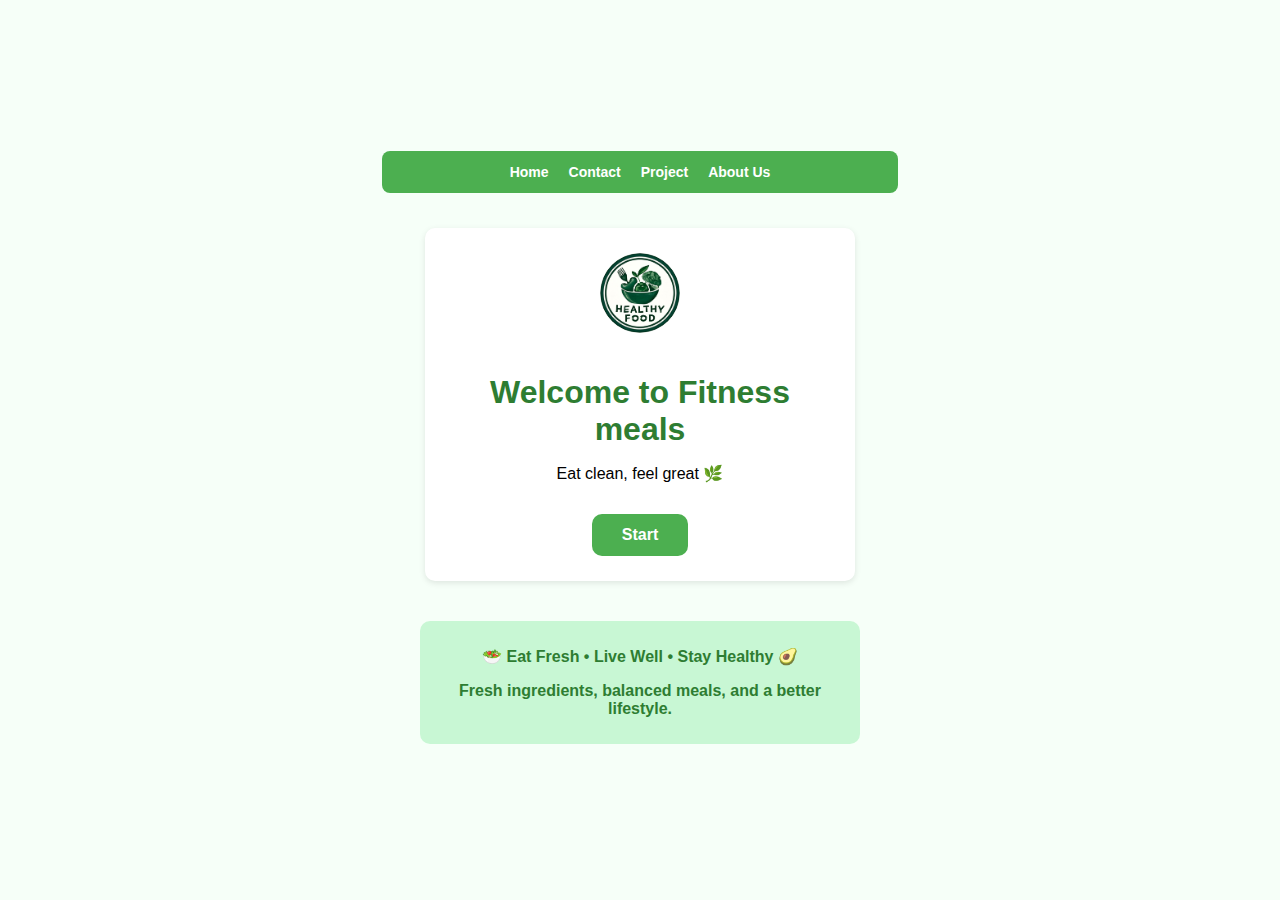
<file: index.html>
<!DOCTYPE html>
<html lang="en">
<head>
  <meta charset="UTF-8">
  <title>Healthy Restaurant</title>
  <link rel="stylesheet" href="mysheetc.css">
</head>
<body>  
  <div class="nav_menu"> 
    <a href="index.html">Home</a>
    <a href="page1.html">Contact</a>
    <a href="page5.html">Project</a>          
    <a href="about.html">About Us</a>
  </div>
  <div class="container">
    <img src="logo.jpg" alt="Restaurant Logo" class="logo">
    <h1>Welcome to Fitness meals</h1>
    <p>Eat clean, feel great 🌿</p>
    <a href="page1.html" class="start-btn">Start</a>
  </div>
   <div class="footer"> 
    <p>🥗 Eat Fresh • Live Well • Stay Healthy 🥑</p>
    <p>Fresh ingredients, balanced meals, and a better lifestyle.</p>
  </div>
</body>
</html>
</file>
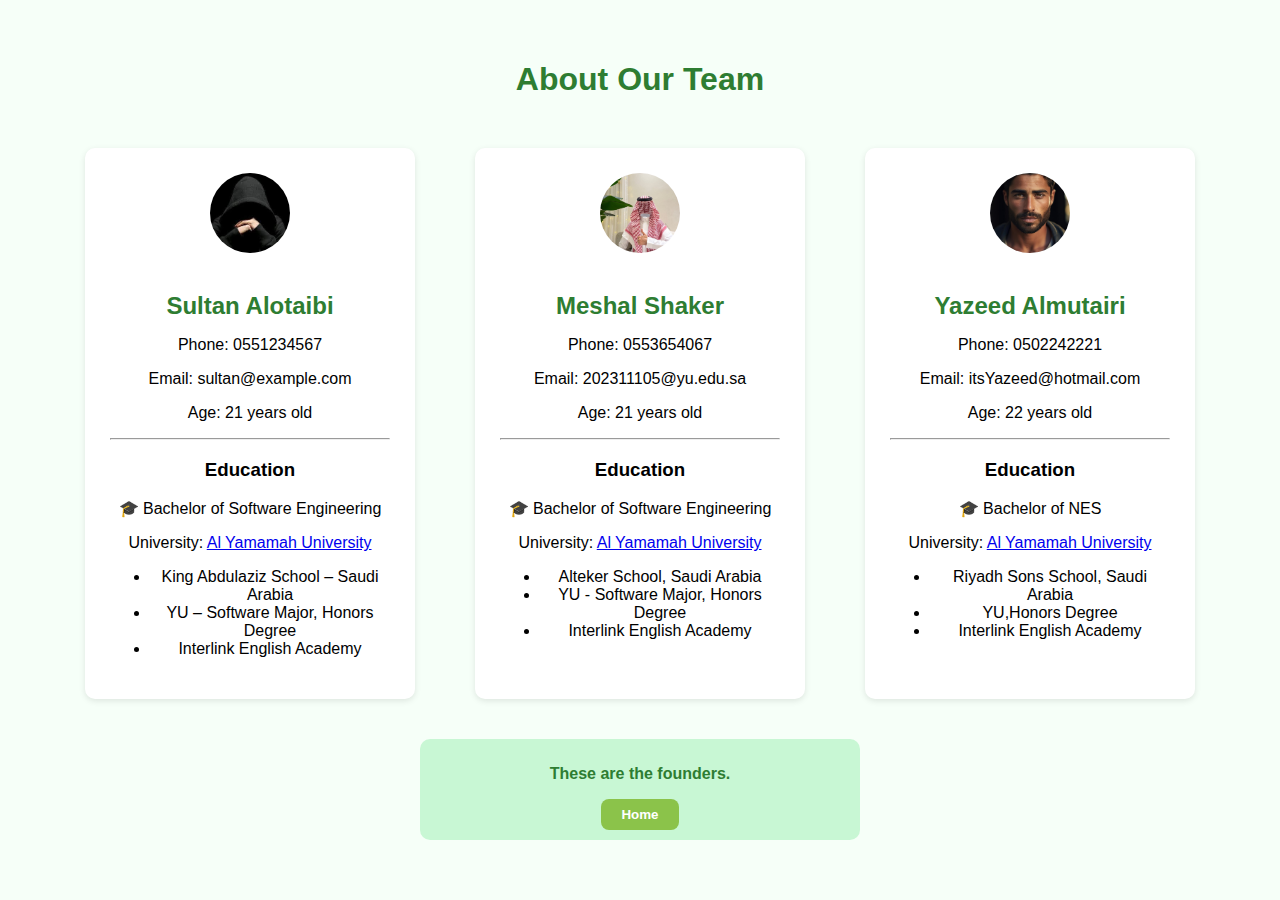
<file: about.html>
<!DOCTYPE html>
<html lang="en">
<head>
  <meta charset="UTF-8">
  <title>About Us</title>
  <link rel="stylesheet" href="mysheetc.css">
</head>
<body>

  <h1 style="text-align:center; color:#2e7d32;">About Our Team</h1>

  <div class="about-container">

    <!-- Sultan -->
    <div class="container">
      <img src="su.jpg" alt="Sultan" class="logo">
      <h2>Sultan Alotaibi</h2>
      <p>Phone: 0551234567</p>
      <p>Email: sultan@example.com</p>
      <p>Age: 21 years old</p>
      <hr>
      <h3>Education</h3>
      <p>🎓 Bachelor of Software Engineering</p>
      <p>
        University:
        <a href="https://www.yu.edu.sa" target="_blank">Al Yamamah University</a>
      </p>
      <ul class="edu-list">
        <li>King Abdulaziz School – Saudi Arabia</li>
        <li>YU – Software Major, Honors Degree</li>
        <li>Interlink English Academy</li>
      </ul>
    </div>

    <!-- Meshal -->
    <div class="container">
      <img src="lm.jfif" alt="Meshal" class="logo">
      <h2>Meshal Shaker</h2>
      <p>Phone: 0553654067</p>
      <p>Email: 202311105@yu.edu.sa</p>
      <p>Age: 21 years old</p>
      <hr>
      <h3>Education</h3>
      <p>🎓 Bachelor of Software Engineering</p>
      <p>
        University:
        <a href="https://www.yu.edu.sa" target="_blank">Al Yamamah University</a>
      </p>
      <ul class="edu-list">
        <li>Alteker School, Saudi Arabia</li>
        <li>YU - Software Major, Honors Degree</li>
        <li>Interlink English Academy</li>
      </ul>
    </div>

    <!-- Yazeed -->
    <div class="container">
      <img src="xxx.jpg" alt="Yazeed" class="logo">
      <h2>Yazeed Almutairi</h2>
      <p>Phone: 0502242221</p>
      <p>Email: itsYazeed@hotmail.com</p>
      <p>Age: 22 years old</p>
      <hr>
      <h3>Education</h3>
      <p>🎓 Bachelor of NES</p>
      <p>
        University:
        <a href="https://www.yu.edu.sa" target="_blank">Al Yamamah University</a>
      </p>
      <ul class="edu-list">
        <li>Riyadh Sons School, Saudi Arabia</li>
        <li>YU,Honors Degree</li>
        <li>Interlink English Academy</li>
      </ul>
    </div>

  </div>

  <div class="footer"> 
    <p>These are the founders.</p>
    <button class="back-btn" onclick="window.location.href='index.html'">Home</button>
  </div>

</body>
</html>
</file>
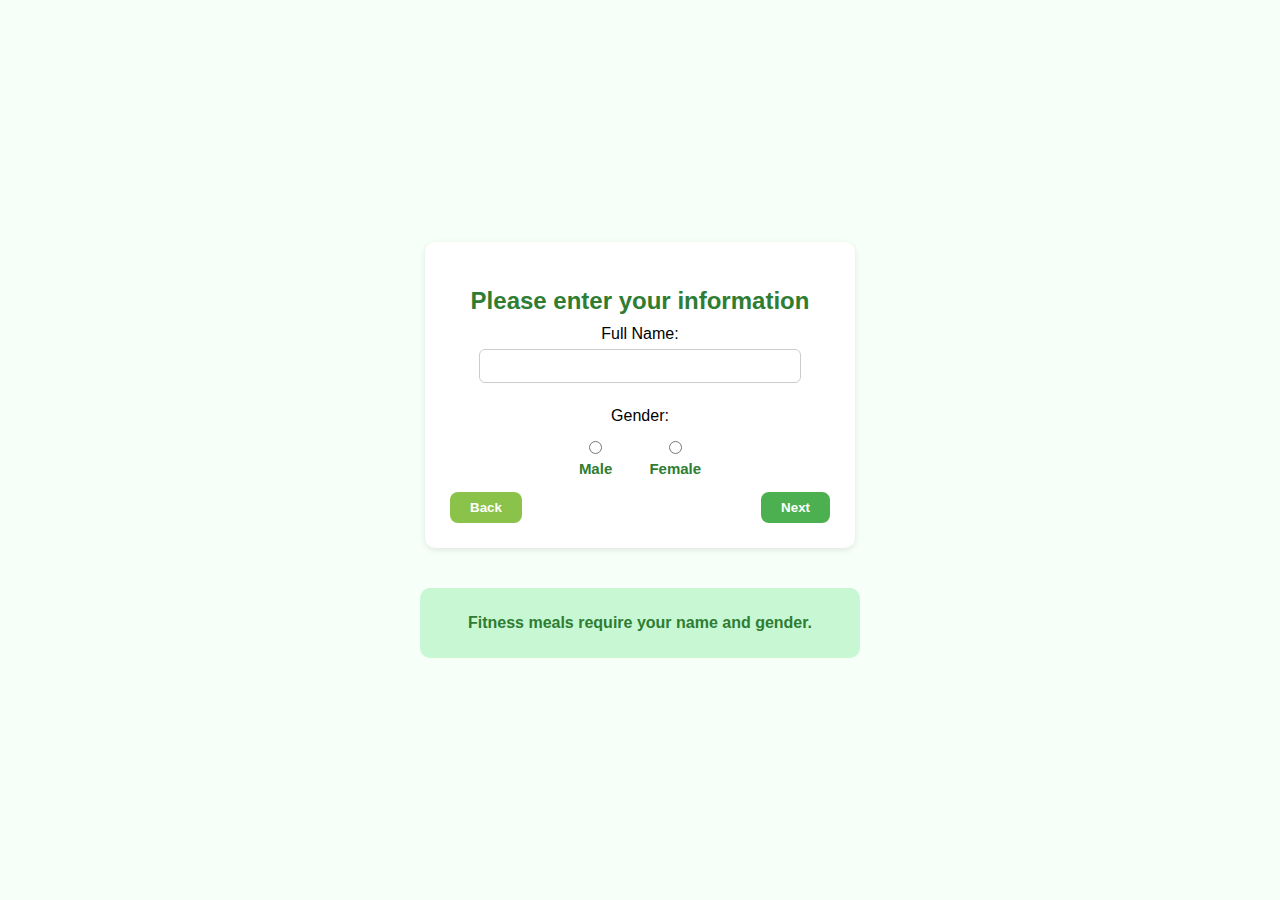
<file: page1.html>
<!DOCTYPE html>
<html lang="en">
<head>
  <meta charset="UTF-8">
  <title>User Info</title>
  <link rel="stylesheet" href="mysheetc.css">
</head>
<body>
  <div class="container">
    <h2>Please enter your information</h2>

    <form onsubmit="nextPage(event)">
      <label>Full Name:</label><br>
      <input type="text" name="name" required><br><br>

      <label>Gender:</label>
      <div class="gender-selection">
        <label><input type="radio" name="gender" value="Male" required> Male</label>
        <label><input type="radio" name="gender" value="Female"> Female</label>
      </div>

      <div class="buttons">
        <button type="button" class="back-btn" onclick="window.location.href='index.html'">Back</button>
        <button type="submit" class="next-btn">Next</button>
      </div>
    </form>
  </div>

  <script>
    function nextPage(e) {
      e.preventDefault();
      window.location.href = "page2.html";
    }
  </script>
   </div>
  <div class="footer"> 
    <p>Fitness meals require your name and gender.</p>
  </div>
</body>
</html>
</file>
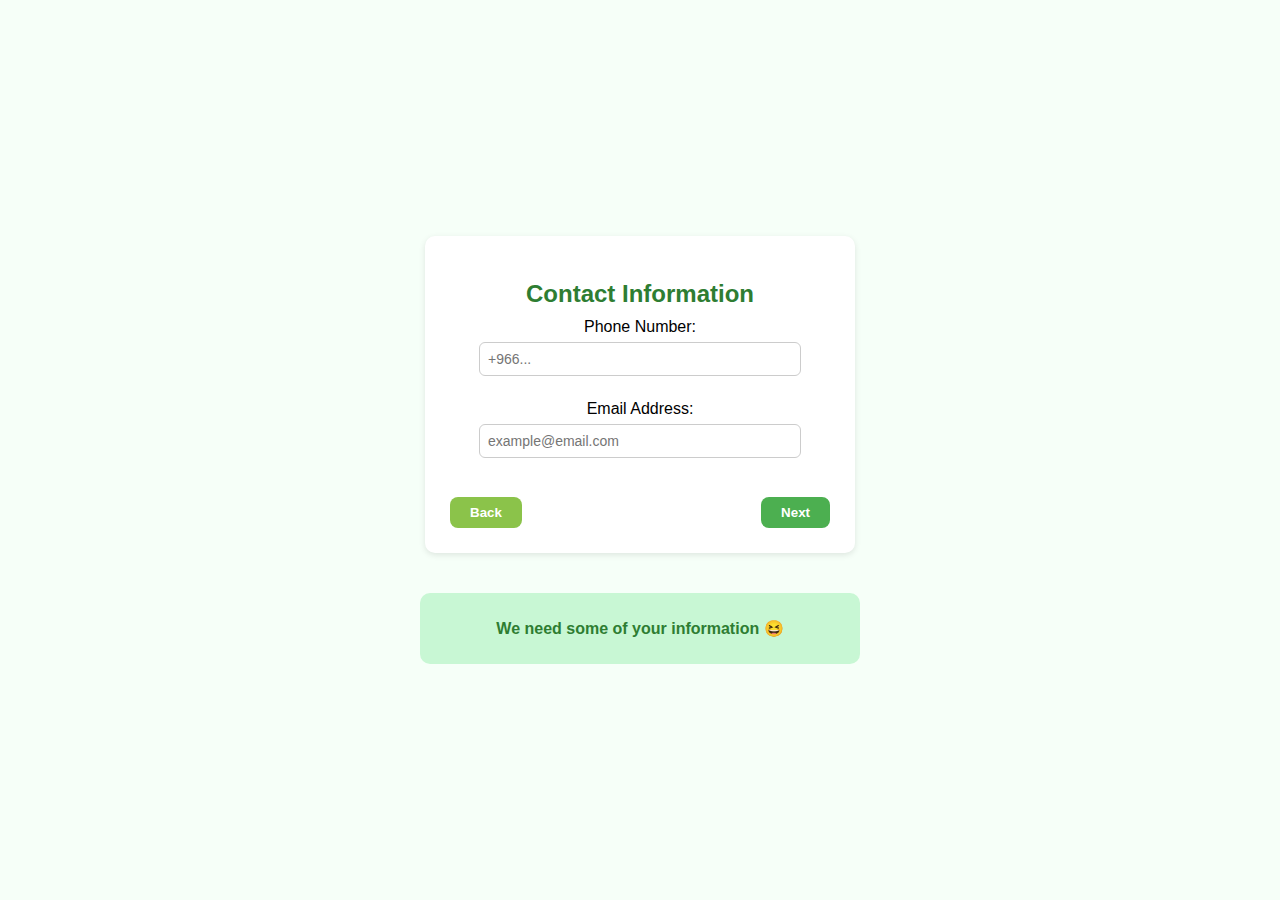
<file: page2.html>
<!DOCTYPE html>
<html lang="en">
<head>
  <meta charset="UTF-8">
  <title>Contact Information</title>
  <link rel="stylesheet" href="mysheetc.css">
</head>
<body>
  <div class="container">
    <h2>Contact Information</h2>
    <form>
      <label for="phone">Phone Number:</label><br>
      <input type="tel" id="phone" name="phone" placeholder="+966..." required><br><br>

      <label for="email">Email Address:</label><br>
      <input type="email" id="email" name="email" placeholder="example@email.com" required><br><br>
      <div class="buttons">
        <button type="button" class="back-btn" onclick="window.location.href='page1.html'">Back</button>
        <button type="button" class="next-btn" onclick="window.location.href='page3.html'">Next</button>
      </div>
    </form>
  </div>
  <div class="footer"> 
    <p>We need some of your information 😆</p>
  </div>
</body>
</html>
</file>
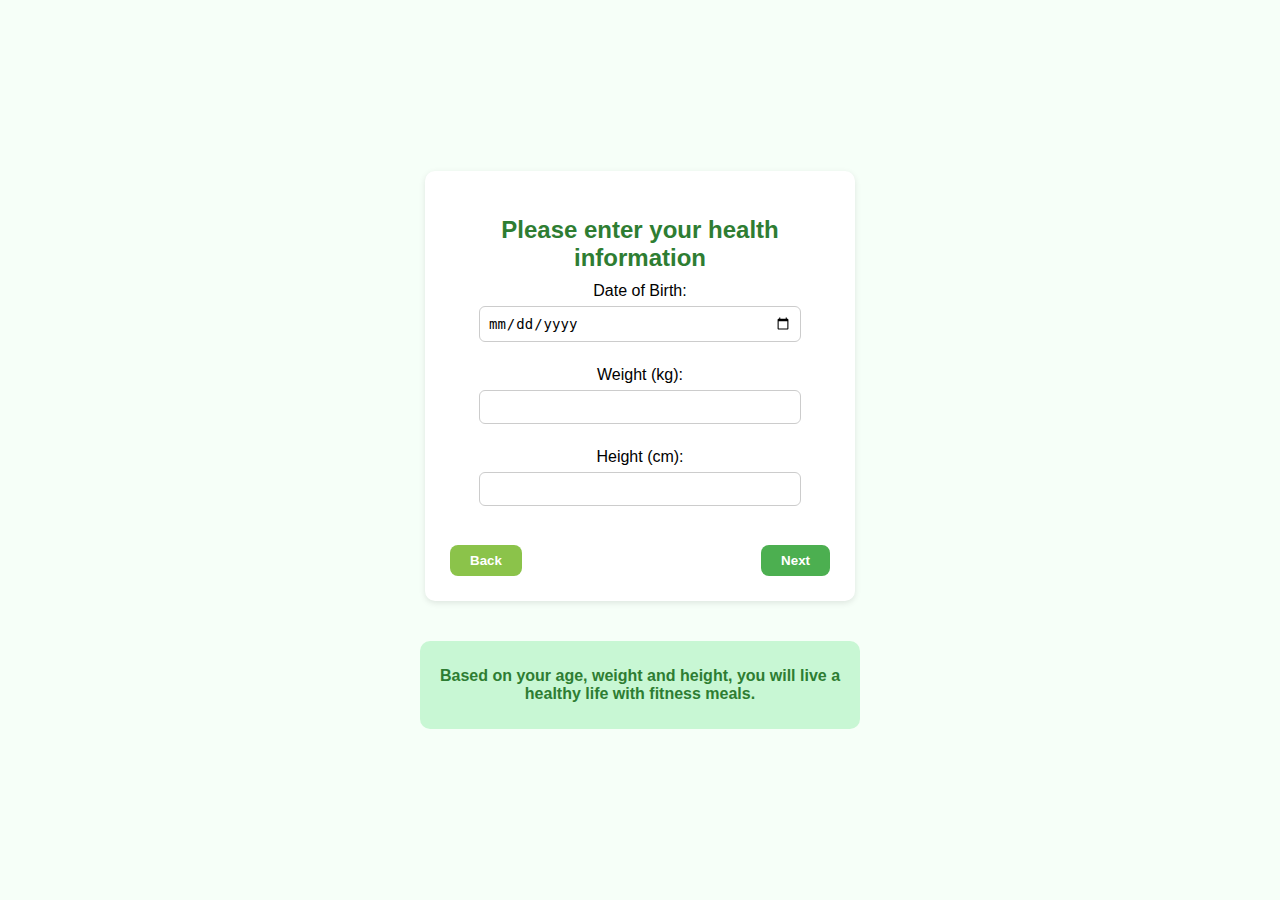
<file: page3.html>
<!DOCTYPE html>
<html lang="en">
<head>
  <meta charset="UTF-8">
  <title>Health Information</title>
  <link rel="stylesheet" href="mysheetc.css">
</head>
<body>
  <div class="container">
    <h2>Please enter your health information</h2>
    <form>
      <label for="birthdate">Date of Birth:</label><br>
      <input type="date" id="birthdate" name="birthdate" required><br><br>
      <label for="weight">Weight (kg):</label><br>
      <input type="number" id="weight" name="weight" required><br><br>
      <label for="height">Height (cm):</label><br>
      <input type="number" id="height" name="height" required><br><br>
      <div class="buttons">
        <button type="button" class="back-btn" onclick="window.location.href='page2.html'">Back</button>
        <button type="button" class="next-btn" onclick="window.location.href='page4.html'">Next</button>
      </div>
    </form>
  </div>
  <div class="footer"> 
    <p>Based on your age, weight and height, you will live a healthy life with fitness meals.</p>
  </div>
</body>
</html>
</file>
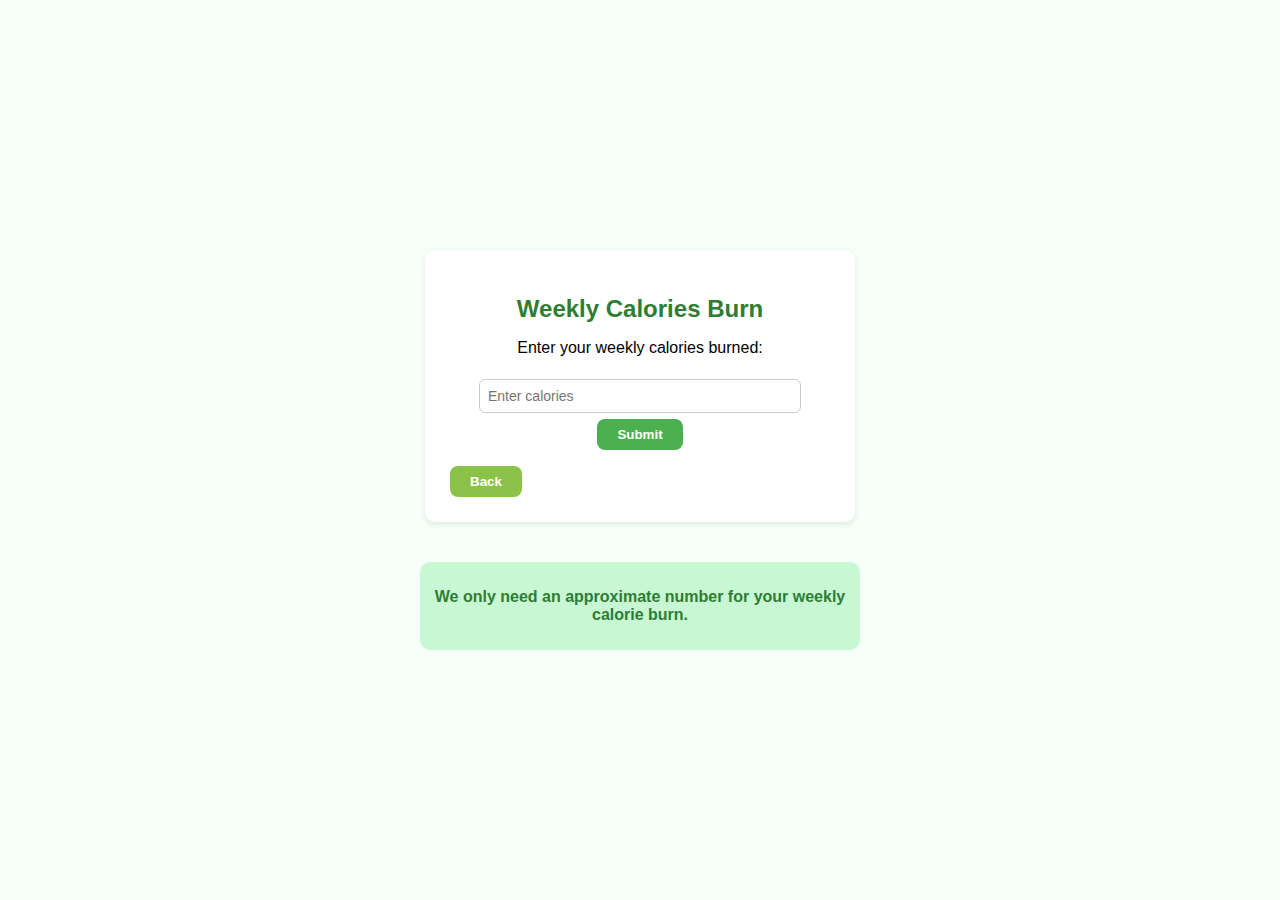
<file: page4.html>
<!DOCTYPE html>
<html lang="en">
<head>
  <meta charset="UTF-8">
  <title>Calories Burn</title>
  <link rel="stylesheet" href="mysheetc.css">
</head>
<body>
  <div class="container" id="page4">
    <h2>Weekly Calories Burn</h2>
    <p>Enter your weekly calories burned:</p>
    <input type="number" id="burn" placeholder="Enter calories">
    <button class="next-btn" onclick="showMessage()">Submit</button>
    <p id="message"></p>
    <div class="buttons">
      <button class="back-btn" onclick="window.location.href='page3.html'">Back</button>
      <button class="next-btn" id="nextBtn" style="display:none;" onclick="window.location.href='page5.html'">Next</button>
    </div>
  </div>
  <script>
    function showMessage() {
      const burn = document.getElementById("burn").value;
      const msg = document.getElementById("message");
      const nextBtn = document.getElementById("nextBtn");
      msg.className = ""; 
      nextBtn.style.display = "none";
      if (burn === "") {
        msg.textContent = "Please enter your number.";
        msg.classList.add("bad");
      } else if (burn < 1000) {
        msg.textContent = "You need to move more this week.";
        msg.classList.add("bad");
      } else if (burn < 2500) {
        msg.textContent = "Good job! Keep going.";
        msg.classList.add("ok");
      } else if (burn < 4000) {
        msg.textContent = "Great! You are very active.";
        msg.classList.add("good");
      } else {
        msg.textContent = "Excellent! Keep it up!";
        msg.classList.add("excellent");
      }
      nextBtn.style.display = "inline-block"; 
    }
  </script>
   </div>
  <div class="footer"> 
    <p>We only need an approximate number for your weekly calorie burn.</p>
  </div>
</body>
</html>
</file>
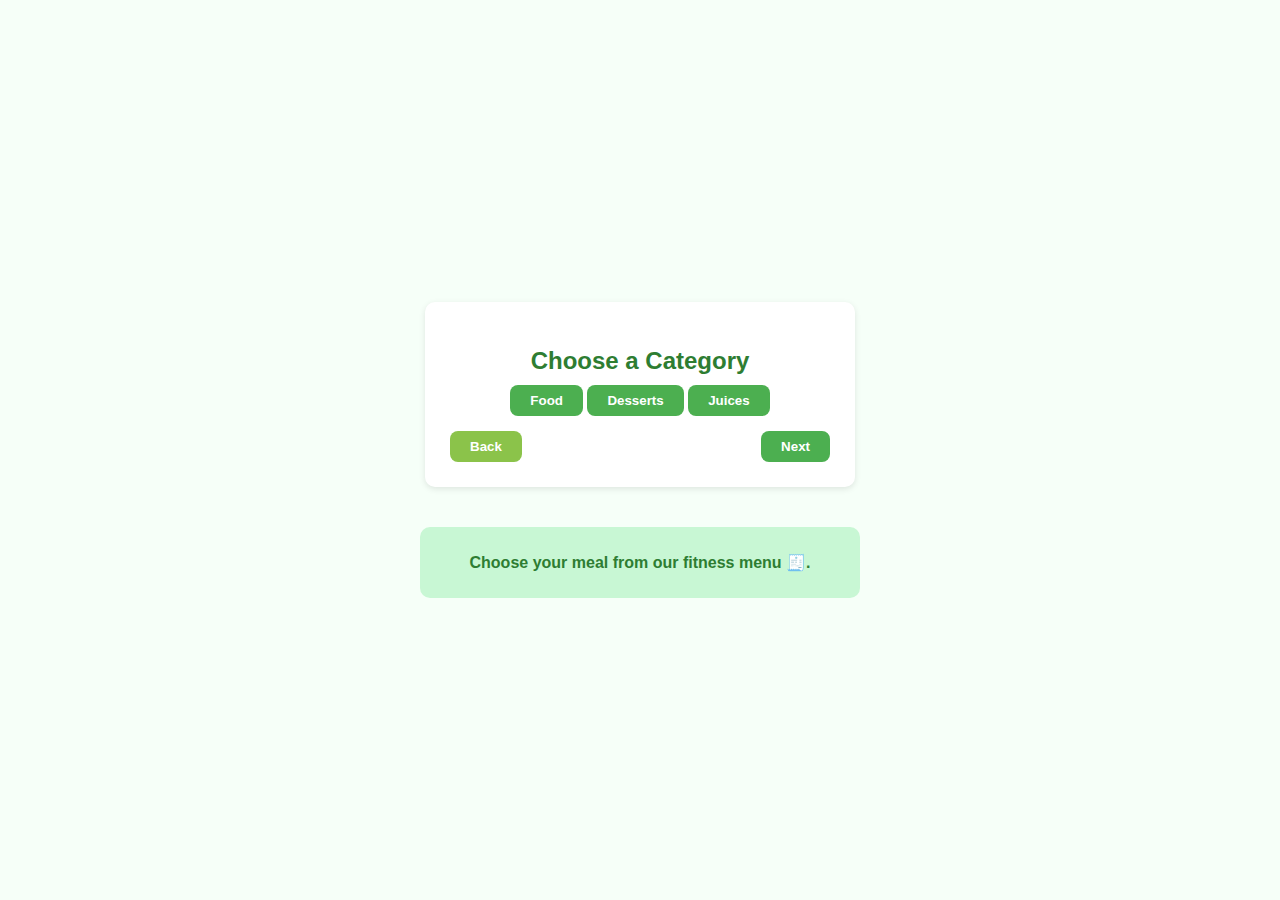
<file: page5.html>
<!DOCTYPE html>
<html lang="en">
<head>
  <meta charset="UTF-8">
  <title>Menu</title>
  <link rel="stylesheet" href="mysheetc.css">
</head>
<body>
  <div class="container">
    <h2>Choose a Category</h2>
    <div class="menu-options">
      <button class="menu-btn" onclick="window.location.href='page6.html'">Food</button>
      <button class="menu-btn" onclick="window.location.href='page7.html'">Desserts</button>
      <button class="menu-btn" onclick="window.location.href='page8.html'">Juices</button>
    </div>
    <div class="buttons">
      <button class="back-btn" onclick="window.location.href='page4.html'">Back</button>
      <button class="next-btn" onclick="window.location.href='page9.html'">Next</button>
    </div>
  </div>
  <div class="footer"> 
    <p>Choose your meal from our fitness menu 🧾.</p>
  </div>
</body>
</html>
</file>
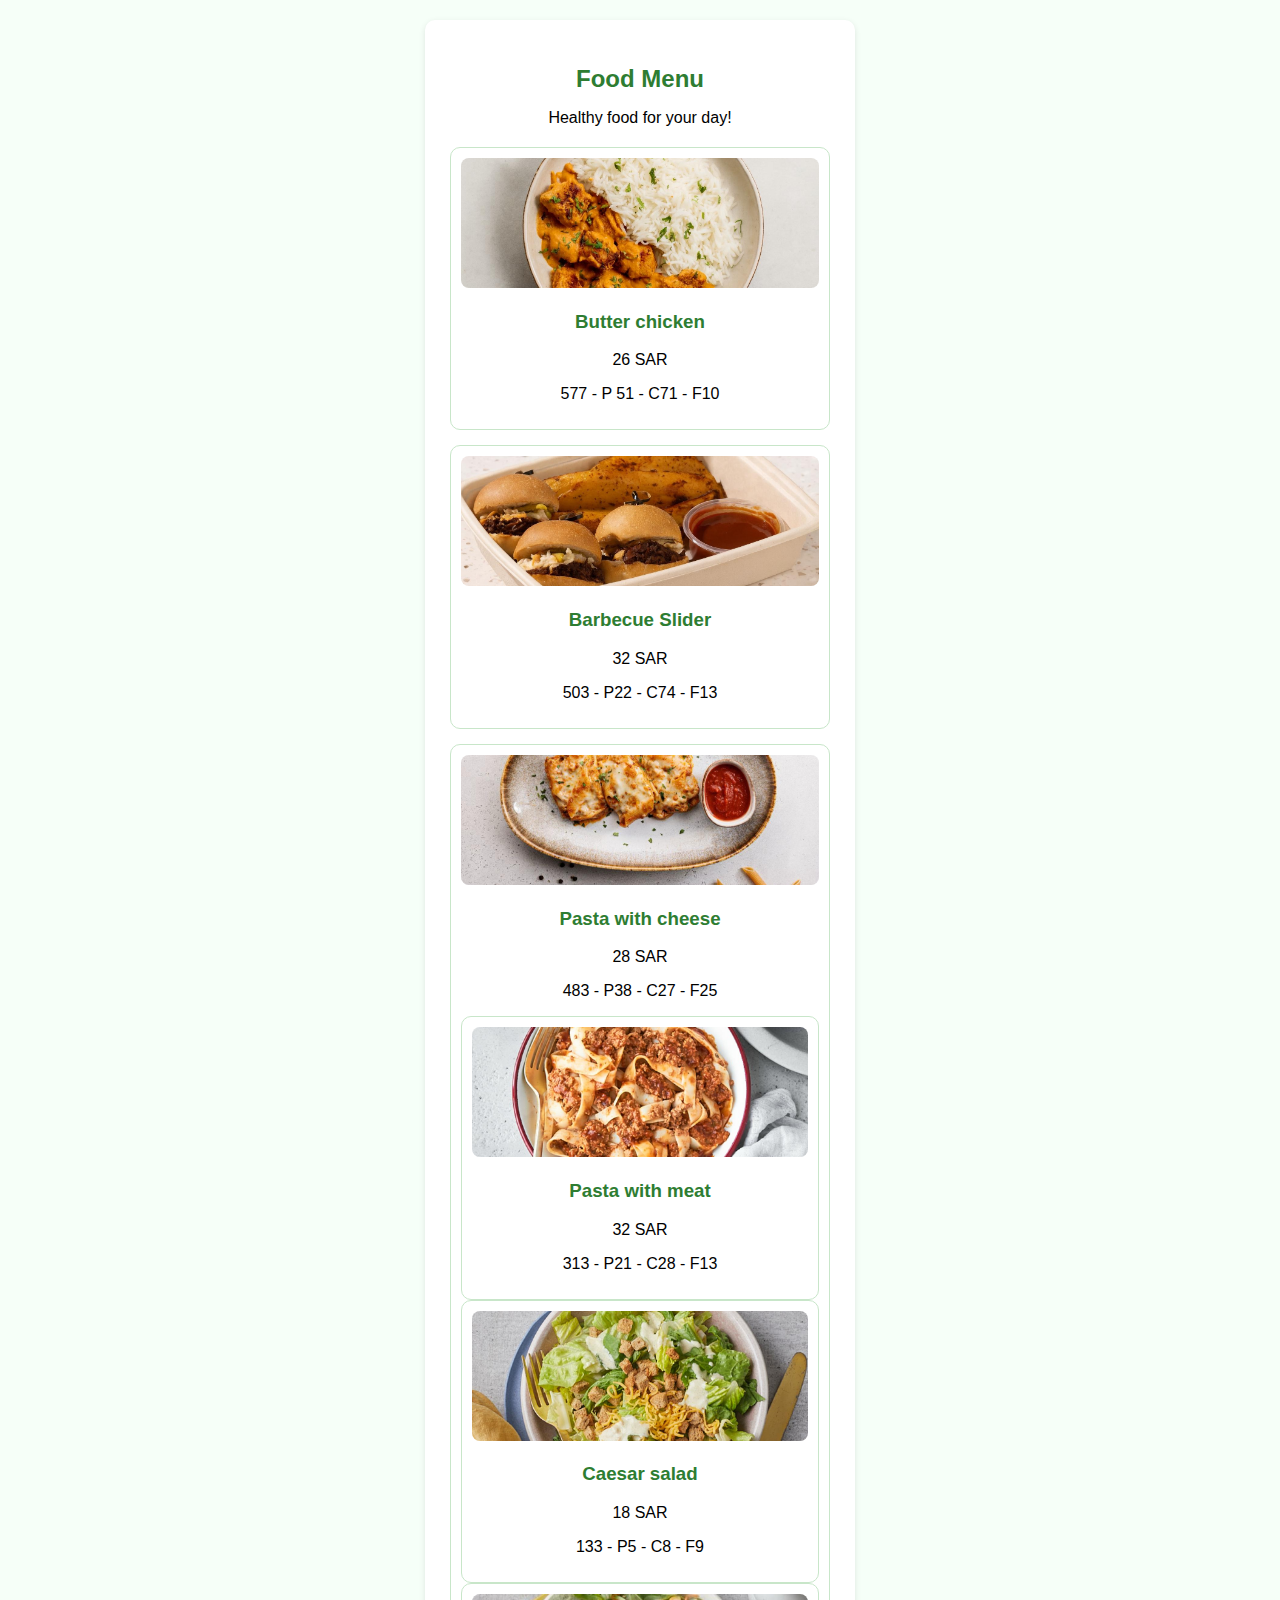
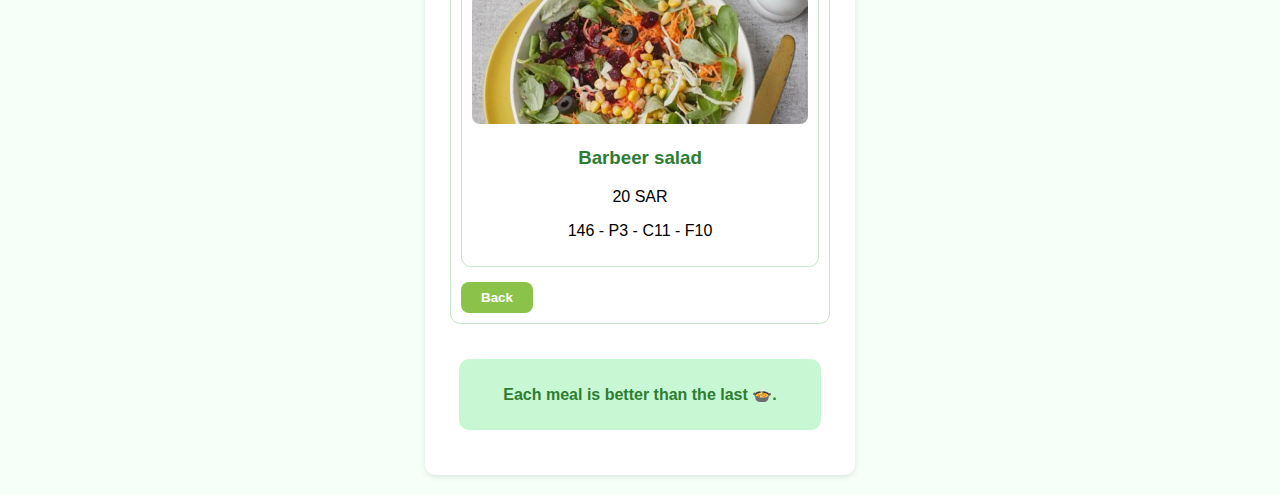
<file: page6.html>
<!DOCTYPE html>
<html lang="en">
<head>
  <meta charset="UTF-8">
  <title>Food Menu</title>
  <link rel="stylesheet" href="mysheetc.css">
</head>
<body>
  <div class="container">
    <h2>Food Menu</h2>
    <p>Healthy food for your day!</p>
    <div class="menu-grid">
      <div class="food-item">
        <img src="CHE.jpg" alt="Grilled Chicken">
        <h3>Butter chicken</h3>
        <p> 26 SAR</p>
        <p>577 - P 51 - C71 - F10 </p>
      </div>
      <div class="food-item">
        <img src="BB.jpg" alt="Salmon with Rice">
        <h3>Barbecue Slider</h3>
        <p> 32 SAR</p>
        <p>503 - P22 - C74 - F13 </p> 
      </div>
      <div class="food-item">
        <img src="BA.jpg" alt="Beef Bowl">
        <h3>Pasta with cheese</h3>
        <p>28 SAR</p>
        <p>483 - P38 - C27 - F25</p>   
      <div class="food-item">
        <img src="pas.jpg" alt="Chicken Pasta">
        <h3>Pasta with meat</h3>
        <p>32 SAR</p>
        <p>313 - P21 - C28 - F13</p>
      </div>
      <div class="food-item">
        <img src="saa.jpg" alt="Veggie Plate">
        <h3>Caesar salad</h3>
        <p> 18 SAR</p>
        <p>133 - P5 - C8 - F9</p>
    </div>
    <div class="food-item">
        <img src="es.jpg" alt="Veggie Plate">
        <h3>Barbeer salad</h3>
        <p> 20 SAR</p>
        <p>146 - P3 - C11 - F10</p>
    </div>
    <div class="buttons">
      <button class="back-btn" onclick="window.location.href='page5.html'">Back</button>
    </div>
  </div>
  <div class="footer"> 
    <p>Each meal is better than the last 🍲.</p>
  </div>
  <script src="myscript.js"></script>
</body>
</html>
</file>
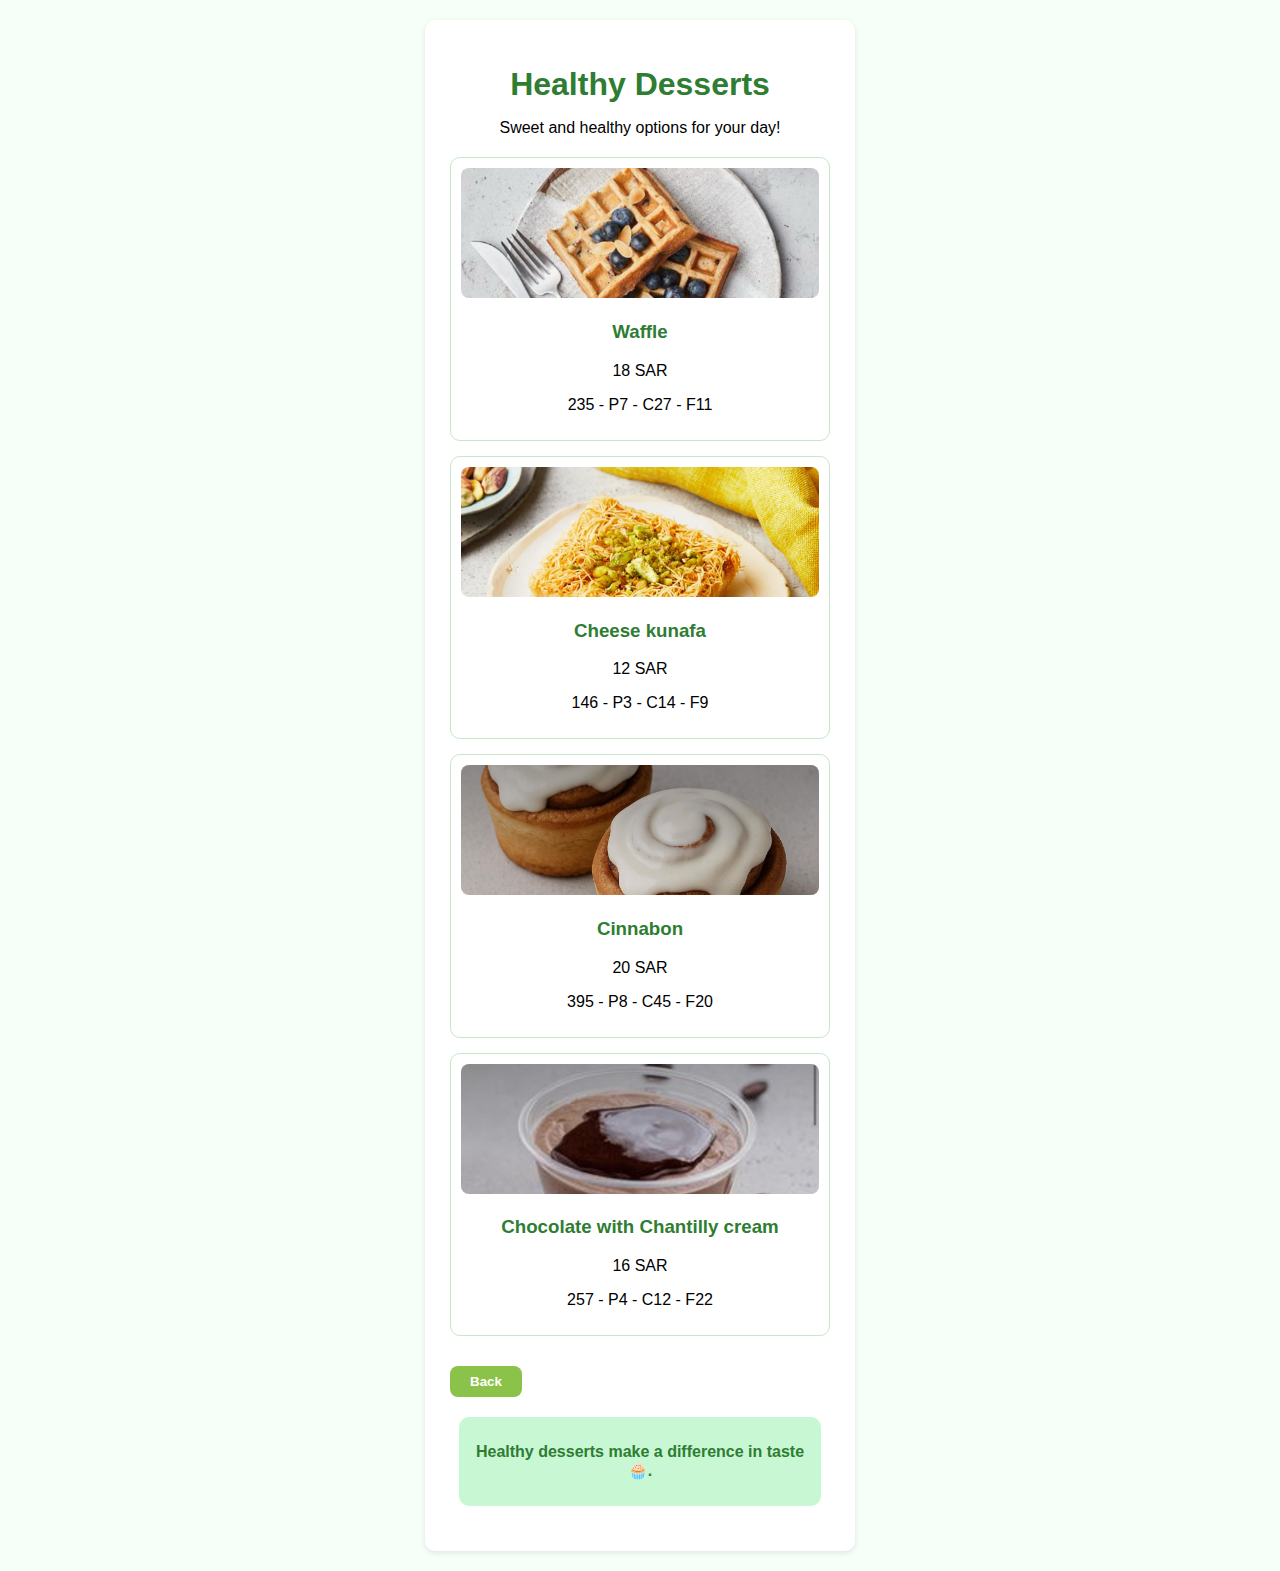
<file: page7.html>
<!DOCTYPE html>
<html lang="en">
<head>
  <meta charset="UTF-8">
  <meta name="viewport" content="width=device-width, initial-scale=1.0">
  <title>Desserts Menu</title>
  <link rel="stylesheet" href="mysheetc.css">
</head>
<body>
  <div class="container">
    <h1>Healthy Desserts</h1>
    <p>Sweet and healthy options for your day!</p>
    <div class="menu-grid">
      <div class="food-item">
        <img src="wa.jpg" alt="Chia Pudding">
        <h3>Waffle</h3>
        <p>18 SAR</p>
        <p>235 - P7 - C27 - F11</p>
      </div>
      <div class="food-item">
        <img src="kn.jpg" alt="Oat Cookies">
        <h3>Cheese kunafa</h3>
        <p> 12 SAR</p>
        <p>146 - P3 - C14 - F9</p>
      </div>
      <div class="food-item">
        <img src="se.jpg" alt="Greek Yogurt Bowl">
        <h3>Cinnabon</h3>
        <p> 20 SAR</p>
        <p>395 - P8 - C45 - F20</p>
      </div>
      <div class="food-item">
        <img src="cho.jpg" alt="Protein Brownie">
        <h3>Chocolate with Chantilly cream</h3>
         <p> 16 SAR</p>
        <p>257 - P4 - C12 - F22</p>
      </div>
    <div class="buttons">
      <button class="back-btn" onclick="window.location.href='page5.html'">Back</button>
    </div>
  </div>
  <div class="footer"> 
    <p>Healthy desserts make a difference in taste 🧁.</p>
  </div>
  <script src="myscript.js"></script>
</body>
</html>
</file>
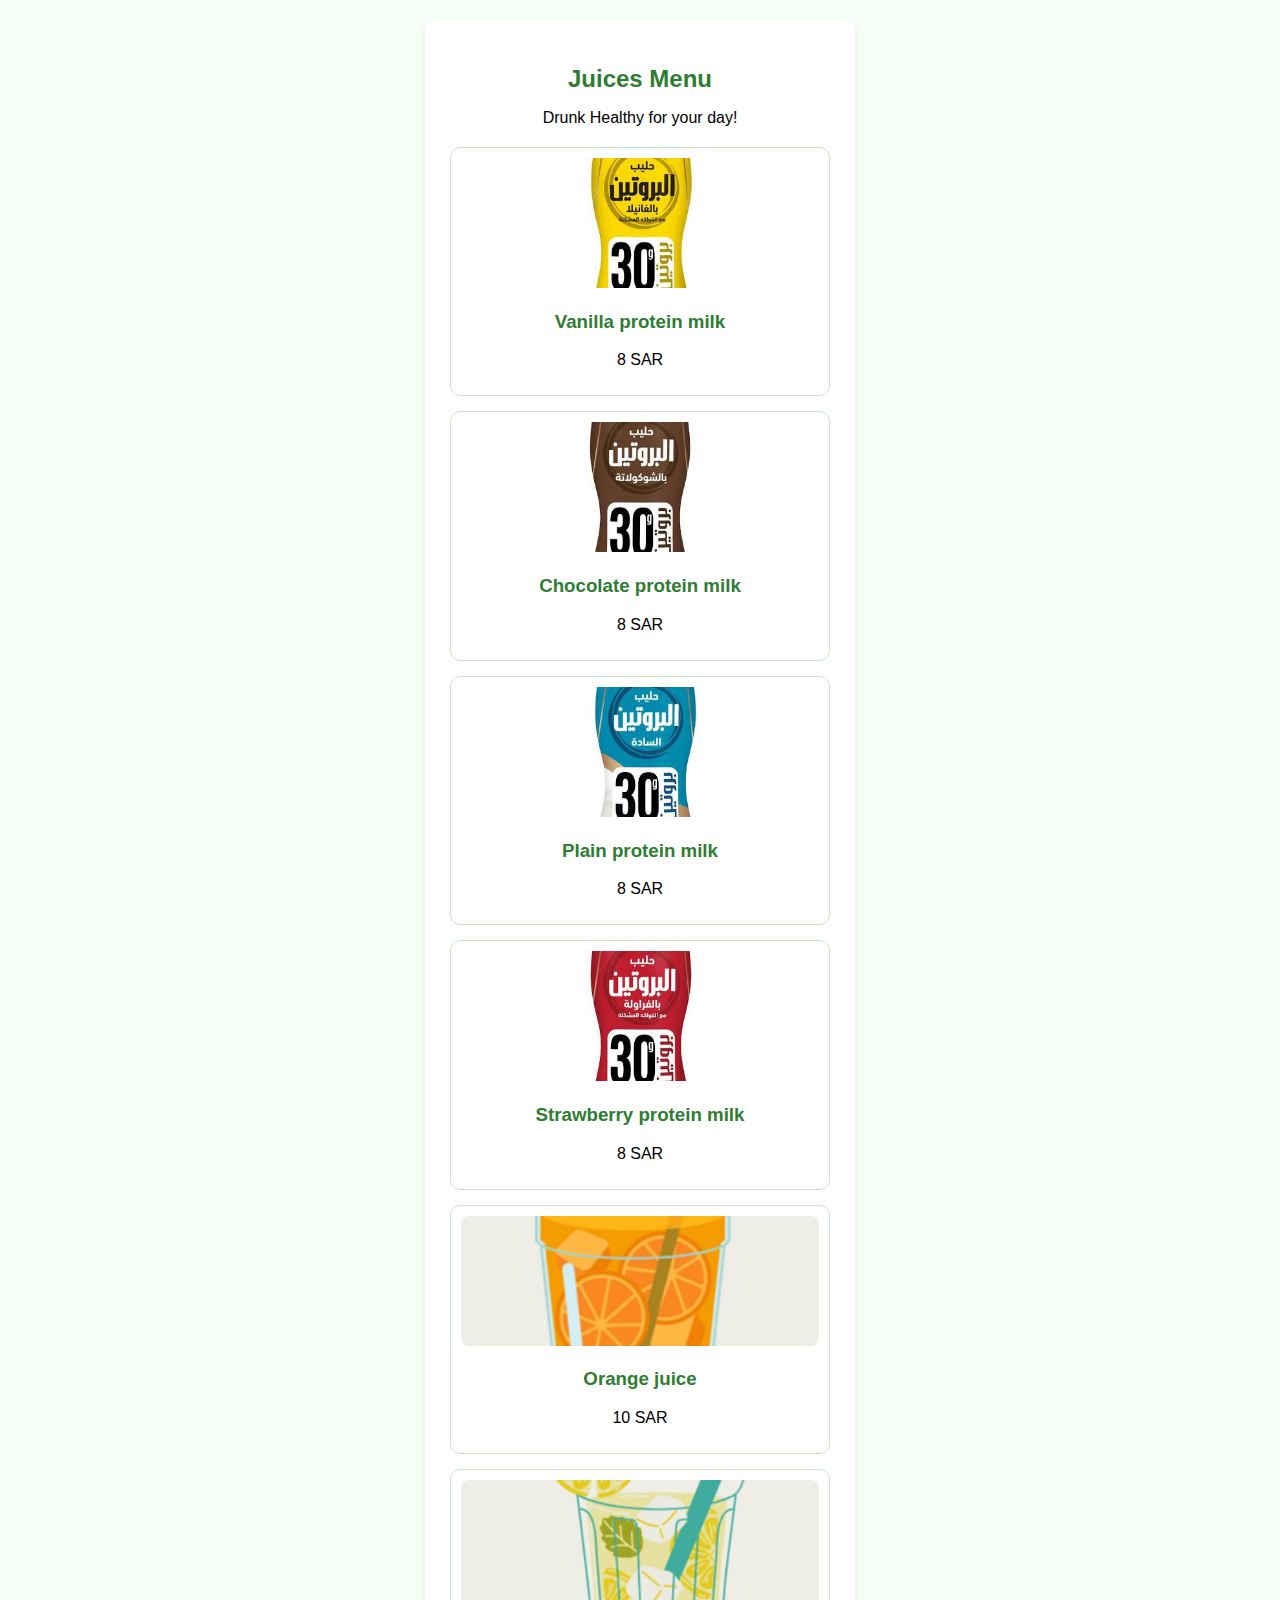
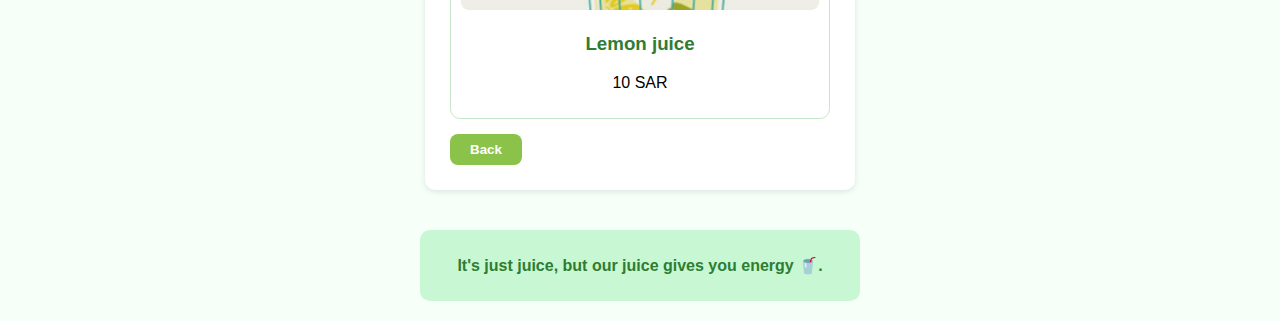
<file: page8.html>
<!DOCTYPE html>
<html lang="en">
<head>
  <meta charset="UTF-8">
  <title>Juices Menu</title>
  <link rel="stylesheet" href="mysheetc.css">
</head>
<body>
  <div class="container">
    <h2>Juices Menu</h2>
    <p>Drunk Healthy for your day!</p>
    <div class="menu-grid">
      <div class="food-item">
        <img src="banan.jpg" alt="Orange Juice">
        <h3>Vanilla protein milk</h3>
        <p>8 SAR</p>
      </div>
      <div class="food-item">
        <img src="cm.jpg" alt="Green Detox">
        <h3>Chocolate protein milk</h3>
        <p> 8 SAR</p>
      </div>
      <div class="food-item">
        <img src="milk.jpg" alt="Berry Smoothie">
        <h3>Plain protein milk</h3>
        <p> 8 SAR</p>
      </div>
      <div class="food-item">
        <img src="star.jpg" alt="Berry Smoothie">
        <h3>Strawberry protein milk</h3>
        <p> 8 SAR</p>
      </div>
     <div class="food-item">
        <img src="orn.jpg" alt="Berry Smoothie">
        <h3>Orange juice</h3>
        <p> 10 SAR</p>
      </div> 
      <div class="food-item">
        <img src="lam.jpg" alt="Berry Smoothie">
        <h3>Lemon juice</h3>
        <p> 10 SAR</p>
      </div> 
    </div>
    <div class="buttons">
      <button class="back-btn" onclick="window.location.href='page5.html'">Back</button>
    </div>
  </div>
  <div class="footer"> 
    <p>It's just juice, but our juice gives you energy 🥤.</p>
  </div>
  <script src="myscript.js"></script>
</body>
</html>
</file>
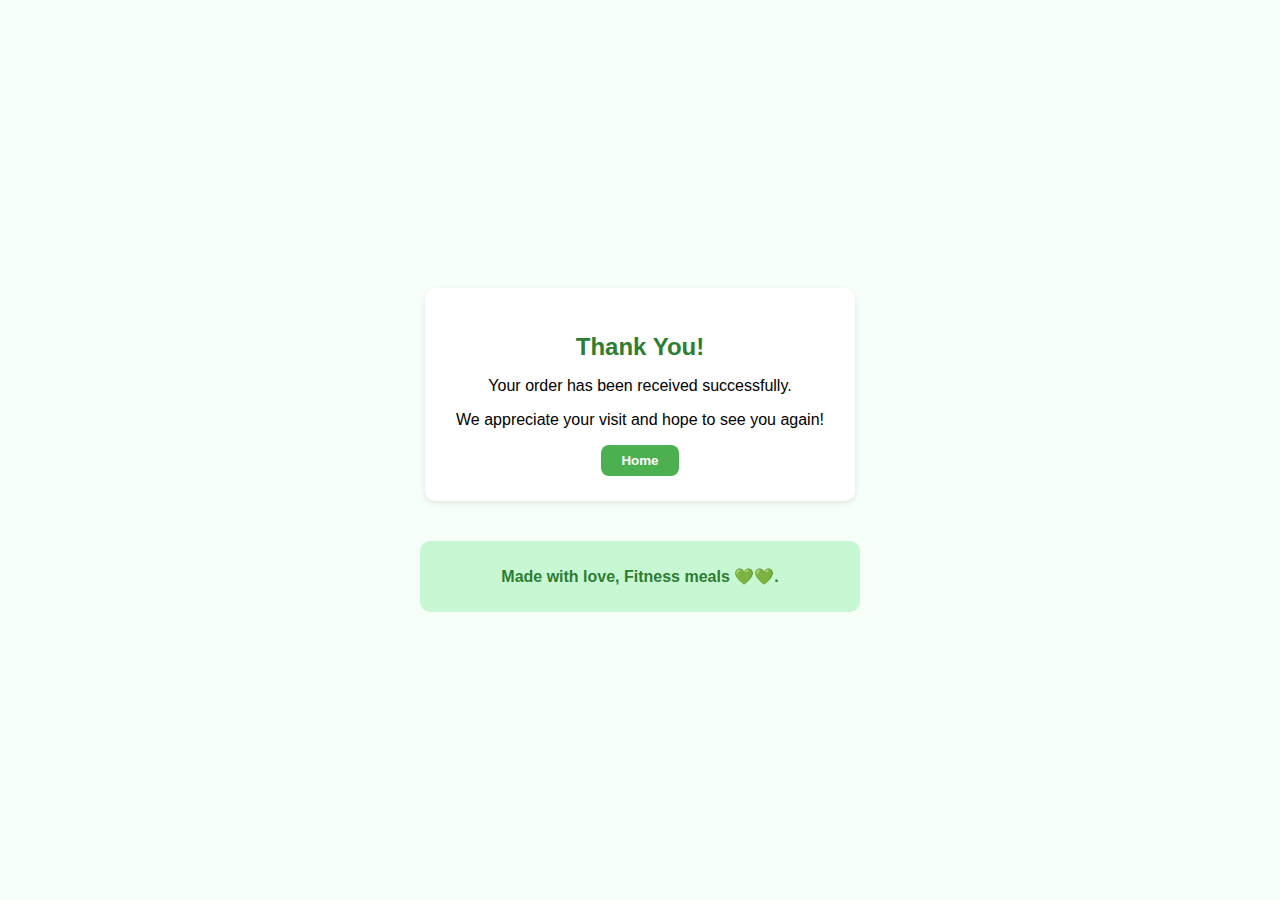
<file: page9.html>
<!DOCTYPE html>
<html lang="en">
<head>
  <meta charset="UTF-8">
  <title>Order Confirmation</title>
  <link rel="stylesheet" href="mysheetc.css">
</head>
<body>
  <div class="container">
    <h2>Thank You!</h2>
    <p>Your order has been received successfully.</p>
    <p>We appreciate your visit and hope to see you again!</p>
    <div class="buttons" style="justify-content: center;">
      <button class="menu-btn" onclick="window.location.href='index.html'">Home</button>
    </div>
  </div>
    <div class="footer"> 
    <p>Made with love, Fitness meals 💚💚.</p>
  </div>
</body>
</html>
</file>
<file: mysheetc.css>
body {
  background: #f6fff8;
  font-family: Arial, sans-serif;
  margin: 0;
  text-align: center;
  display: flex;
  flex-direction: column;
  align-items: center;
  justify-content: center;
  min-height: 100vh;
}

.container {
  background: #fff;
  padding: 25px;
  border-radius: 10px;
  box-shadow: 0 2px 6px rgba(0,0,0,0.1);
  width: 90%;
  max-width: 380px;
  margin: 20px;
}

.logo {
  width: 80px;
  height: 80px;
  border-radius: 50%;
  object-fit: cover;
  margin-bottom: 15px;
}
.nav_menu {
  display: flex;
  justify-content: center;
  flex-wrap: wrap;
  background: #4caf50;
  padding: 8px;
  border-radius: 8px;
  width: 60%;
  max-width: 500px;
  margin: 15px auto;
}

.nav_menu a {
  color: white;
  text-decoration: none;
  margin: 5px 10px;
  font-size: 14px;
  font-weight: bold;
  transition: 0.2s;
}

.nav_menu a:hover {
  color: #ffeb3b;
}

h1, h2 {
  color: #2e7d32;
  margin-bottom: 10px;
}
input, textarea {
  width: 80%;
  padding: 8px;
  margin: 6px 0;
  border: 1px solid #ccc;
  border-radius: 6px;
  font-size: 14px;
}

button {
  background: #4caf50;
  color: #fff;
  border: none;
  padding: 8px 20px;
  border-radius: 8px;
  font-weight: bold;
  cursor: pointer;
  transition: 0.3s;
}

button:hover {
  background: #43a047;
}

.back-btn {
  background: #8bc34a;
}

.buttons {
  display: flex;
  justify-content: space-between;
  margin-top: 15px;
}

.footer {
  background: #c8f7d4;
  color: #2e7d32;
  padding: 10px;
  border-radius: 10px;
  width: 90%;
  max-width: 420px;
  margin: 20px auto;
  font-weight: bold;
}

.menu-grid {
  display: grid;
  grid-template-columns: repeat(auto-fit, minmax(200px, 1fr));
  gap: 15px;
  margin-top: 20px;
}

.food-item {
  border: 1px solid #c8e6c9;
  border-radius: 10px;
  padding: 10px;
  transition: 0.2s;
}

.food-item img {
  width: 100%;
  height: 130px;
  border-radius: 8px;
  object-fit: cover;
}

.food-item h3 {
  color: #2e7d32;
}

.food-item:hover {
  transform: translateY(-3px);
}


.gender-selection {
  display: flex;
  justify-content: center;
  gap: 20px;
  margin: 10px 0;
}

.gender-selection label {
  color: #2e7d32;
  font-weight: bold;
  font-size: 15px;
}

.start-btn {
  display: inline-block;
  background: #4caf50;
  color: white;
  padding: 12px 30px;
  border-radius: 10px;
  font-size: 16px;
  font-weight: bold;
  text-decoration: none;
  margin-top: 15px;
  transition: 0.3s;
}

.start-btn:hover {
  background: #43a047;
  transform: scale(1.04);
}

.about-container {
  display: flex;
  justify-content: center;
  flex-wrap: wrap;
  gap: 20px;
  margin-top: 20px;
}

.about-container .container {
  width: 280px;
  max-width: 90%;
}
</file>
